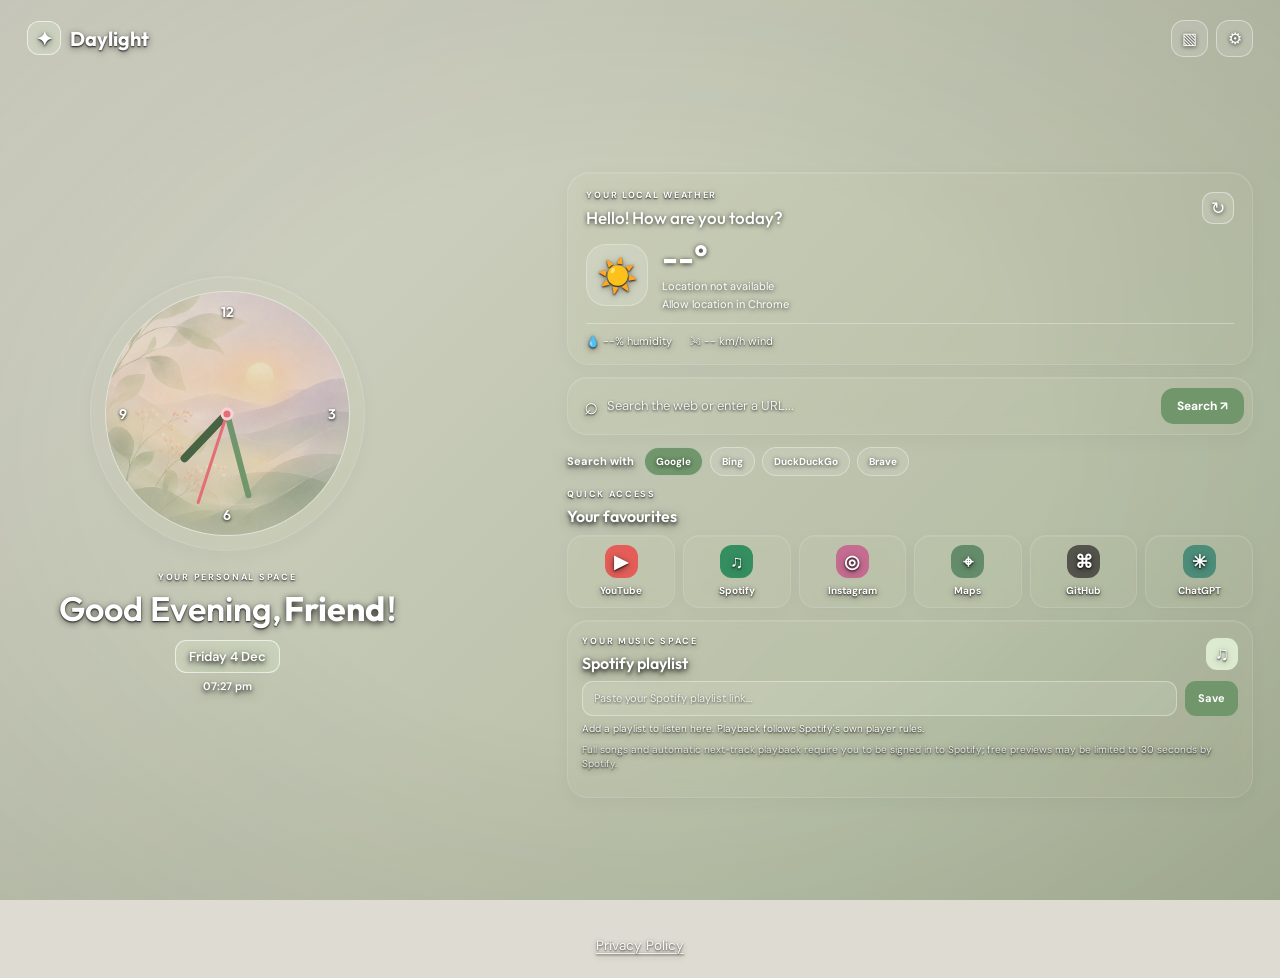
<file: index.html>
<!doctype html>
<html lang="en">
  <head>
    <meta charset="utf-8">
    <meta name="viewport" content="width=device-width, initial-scale=1">
    <meta http-equiv="refresh" content="0; url=./newtab.html">
    <title>Daylight</title>
    <script>window.location.replace(new URL("newtab.html", window.location.href).href);</script>
  </head>
  <body>
    <p>Opening Daylight… <a href="newtab.html">Continue to Daylight</a></p>
  </body>
</html>
</file>
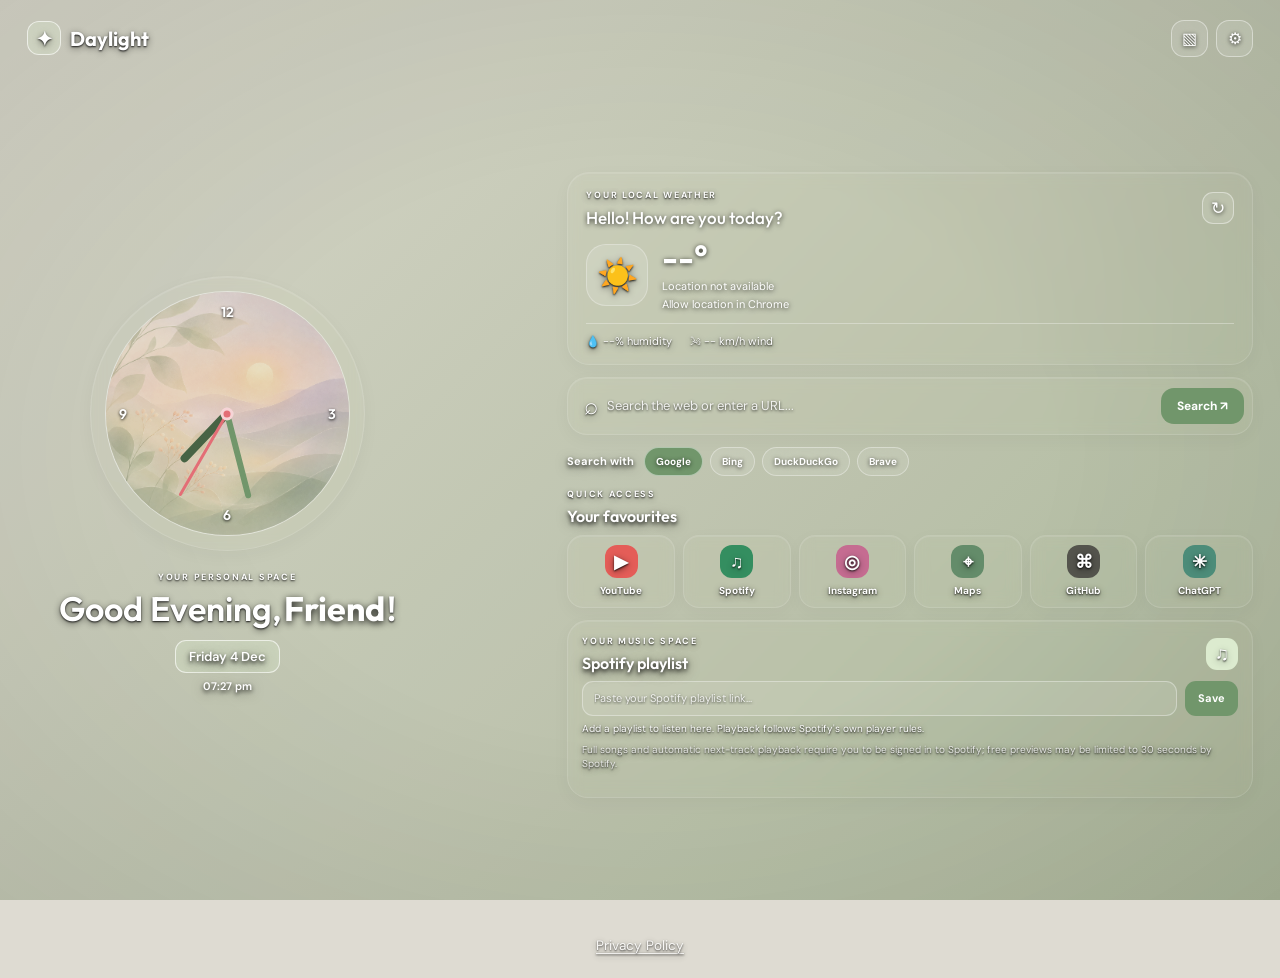
<file: newtab.html>
<!DOCTYPE html>
<html lang="en">
<head>
  <meta charset="UTF-8">
  <meta name="viewport" content="width=device-width, initial-scale=1.0">
  <title>Daylight — New Tab</title>
  <link rel="stylesheet" href="newtab.css">
</head>
<body>

  <div class="wallpaper-layer" id="wallpaperLayer"></div>
  <div class="wallpaper-shade"></div>
  <div class="ambient-bg"></div>

  <main class="dashboard">

    <header class="topbar">
      <a class="brand" href="#">
        <span class="brand-mark">✦</span>
        <span>Daylight</span>
      </a>

      <div class="top-actions">
        <button class="icon-button" id="wallpaperButton" title="Change wallpaper">▧</button>
        <input type="file" id="wallpaperInput" accept="image/*" hidden>
        <button class="icon-button" id="openSettingsTop" title="Settings">⚙</button>
      </div>
    </header>

    <section class="main-layout">

      <!-- LEFT: CLOCK AND GREETING -->
      <section class="left-panel">

        <div class="clock-card glass">
          <div class="clock-face">
            <img class="clock-art" id="clockArt" src="assets/images/clock-art.png" alt="">
            <span class="clock-number n12">12</span>
            <span class="clock-number n3">3</span>
            <span class="clock-number n6">6</span>
            <span class="clock-number n9">9</span>

            <span class="clock-hand hour-hand" id="hourHand"></span>
            <span class="clock-hand minute-hand" id="minuteHand"></span>
            <span class="clock-hand second-hand" id="secondHand"></span>
            <span class="clock-center"></span>
          </div>
        </div>

        <div class="greeting-block">
          <p class="eyebrow">YOUR PERSONAL SPACE</p>

          <h1 class="greeting-title">
            <span id="greeting">Good Evening</span><span>, </span><button
              type="button"
              id="userName"
              class="name-edit"
              title="Click to edit your name"
            >Friend</button><span>!</span>
          </h1>

          <p id="date" class="date-text"></p>
          <p id="digitalTime" class="digital-time"></p>
        </div>

      </section>

      <!-- RIGHT: WIDGETS -->
      <section class="right-panel">

        <section class="weather-card glass">
          <div class="weather-top">
            <div>
              <p class="eyebrow">YOUR LOCAL WEATHER</p>
              <h2>Hello! How are you today?</h2>
            </div>
            <button class="small-icon-button" id="refreshWeather" title="Refresh weather">↻</button>
          </div>

          <div class="weather-content">
            <div class="weather-symbol" id="weatherIcon">☀️</div>
            <div class="weather-reading">
              <div class="temperature" id="temperature">--°</div>
              <p id="weatherDescription">Getting weather...</p>
              <p id="weatherLocation" class="weather-location">Your location</p>
            </div>
          </div>

          <div class="weather-bottom">
            <span>💧 <span id="weatherHumidity">--</span>% humidity</span>
            <span>🌬 <span id="weatherWind">--</span> km/h wind</span>
          </div>
        </section>

        <!-- SEARCH -->
        <section class="search-card glass">
          <form id="searchForm" class="search-form">
            <span class="search-symbol">⌕</span>
            <input
              type="text"
              id="searchInput"
              placeholder="Search the web or enter a URL..."
              autocomplete="off"
            >
            <button type="submit" class="search-button">Search ↗</button>
          </form>
        </section>

        <!-- SEARCH ENGINES -->
        <div class="search-engines">
          <span class="engine-label">Search with</span>
          <button class="engine-chip active" data-engine="https://www.google.com/search?q=">Google</button>
          <button class="engine-chip" data-engine="https://www.bing.com/search?q=">Bing</button>
          <button class="engine-chip" data-engine="https://duckduckgo.com/?q=">DuckDuckGo</button>
          <button class="engine-chip" data-engine="https://search.brave.com/search?q=">Brave</button>
        </div>

        <!-- SHORTCUTS -->
        <section class="shortcuts-section">
          <div class="section-heading">
            <div>
              <p class="eyebrow">QUICK ACCESS</p>
              <h2>Your favourites</h2>
            </div>
          </div>

          <div class="shortcuts-grid">
            <a class="shortcut glass" href="https://www.youtube.com/" target="_blank" rel="noreferrer">
              <span class="shortcut-icon youtube">▶</span>
              <span>YouTube</span>
            </a>
            <a class="shortcut glass" href="https://open.spotify.com/" target="_blank" rel="noreferrer">
              <span class="shortcut-icon spotify">♫</span>
              <span>Spotify</span>
            </a>
            <a class="shortcut glass" href="https://www.instagram.com/" target="_blank" rel="noreferrer">
              <span class="shortcut-icon instagram">◎</span>
              <span>Instagram</span>
            </a>
            <a class="shortcut glass" href="https://maps.google.com/" target="_blank" rel="noreferrer">
              <span class="shortcut-icon maps">⌖</span>
              <span>Maps</span>
            </a>
            <a class="shortcut glass" href="https://github.com/" target="_blank" rel="noreferrer">
              <span class="shortcut-icon github">⌘</span>
              <span>GitHub</span>
            </a>
            <a class="shortcut glass" href="https://chatgpt.com/" target="_blank" rel="noreferrer">
              <span class="shortcut-icon chatgpt">✳</span>
              <span>ChatGPT</span>
            </a>
          </div>
        </section>

        <!-- SPOTIFY -->
        <section class="spotify-card glass">
          <div class="section-heading">
            <div>
              <p class="eyebrow">YOUR MUSIC SPACE</p>
              <h2>Spotify playlist</h2>
            </div>
            <span class="music-mark">♫</span>
          </div>

          <div class="spotify-input-row">
            <input id="spotifyInput" type="url" placeholder="Paste your Spotify playlist link...">
            <button id="saveSpotify" class="small-action-button">Save</button>
          </div>

          <p id="spotifyMessage" class="spotify-message">Add a playlist to listen here. Playback follows Spotify's own player rules.</p>

          <p class="spotify-note">Full songs and automatic next-track playback require you to be signed in to Spotify; free previews may be limited to 30 seconds by Spotify.</p>

          <iframe
            id="spotifyFrame"
            title="Spotify playlist"
            src=""
            width="100%"
            height="152"
            frameborder="0"
            allow="autoplay; clipboard-write; encrypted-media; fullscreen; picture-in-picture"
            loading="lazy">
          </iframe>
        </section>

      </section>
    </section>

    <footer class="site-footer">
      <a href="privacy-policy.html">Privacy Policy</a>
    </footer>
  </main>

  <!-- SETTINGS -->
  <div class="settings-overlay" id="settingsOverlay">
    <section class="settings-panel glass" role="dialog" aria-modal="true" aria-labelledby="settingsTitle">

      <div class="settings-header">
        <div>
          <p class="eyebrow">MAKE IT YOURS</p>
          <h2 id="settingsTitle">Personalize Daylight</h2>
        </div>
        <button class="icon-button" id="closeSettings" aria-label="Close settings">✕</button>
      </div>

      <div class="settings-section">
        <h3>Choose your colour</h3>

        <div class="theme-options">
          <button class="theme-option" data-theme-choice="mint">
            <span class="theme-swatch mint"></span><span>Mint Green</span>
          </button>
          <button class="theme-option" data-theme-choice="yellow">
            <span class="theme-swatch yellow"></span><span>Soft Yellow</span>
          </button>
          <button class="theme-option" data-theme-choice="peach">
            <span class="theme-swatch peach"></span><span>Peach</span>
          </button>
          <button class="theme-option" data-theme-choice="lavender">
            <span class="theme-swatch lavender"></span><span>Lavender</span>
          </button>
          <button class="theme-option" data-theme-choice="beige">
            <span class="theme-swatch beige"></span><span>Warm Beige</span>
          </button>
          <button class="theme-option" data-theme-choice="pink">
            <span class="theme-swatch pink"></span><span>Dusty Pink</span>
          </button>
          <button class="theme-option" data-theme-choice="olive">
            <span class="theme-swatch olive"></span><span>Olive</span>
          </button>
        </div>
      </div>

      <div class="settings-section">
        <h3>Custom accent colour</h3>
        <div class="custom-color-row">
          <label for="customAccent">Choose your own colour</label>
          <input type="color" id="customAccent" value="#71966b">
        </div>
        <button class="settings-action" id="resetAccent">Reset custom colour</button>
      </div>

      <div class="settings-section">
        <h3>Wallpaper</h3>
        <p class="settings-help">Auto wallpaper changes every minute. Your uploaded wallpaper always stays selected until you reset it.</p>
        <label class="wallpaper-select-label" for="wallpaperCategory">Auto wallpaper category</label>
        <select class="wallpaper-category" id="wallpaperCategory">
          <option value="nature landscape">Nature</option>
          <option value="cars automotive">Cars</option>
          <option value="motorcycles bikes">Bikes</option>
          <option value="travel landmarks">Travel</option>
          <option value="space astronomy">Space</option>
          <option value="architecture buildings">Architecture</option>
          <option value="animals wildlife">Animals</option>
        </select>
        <div class="wallpaper-actions">
          <button class="settings-action" id="refreshAutoWallpaper">Refresh now</button>
          <button class="settings-action" id="settingsWallpaper">▧ Upload custom wallpaper</button>
        </div>
        <button class="settings-action" id="resetWallpaper">↺ Reset wallpaper</button>
      </div>

      <div class="settings-section">
        <h3>Clock image</h3>
        <input type="file" id="clockImageInput" accept="image/*" hidden>
        <button class="settings-action" id="settingsClockImage">Upload clock image</button>
        <button class="settings-action" id="resetClockImage">Reset clock image</button>
      </div>

      <div class="settings-section">
        <h3>Spotify</h3>
        <button class="settings-action danger-action" id="clearSpotify">Remove saved playlist</button>
      </div>

    </section>
  </div>

  <script src="js/theme.js"></script>
  <script src="js/weather.js"></script>
  <script src="js/spotify.js"></script>
  <script src="js/app.js"></script>

</body>
</html>
</file>
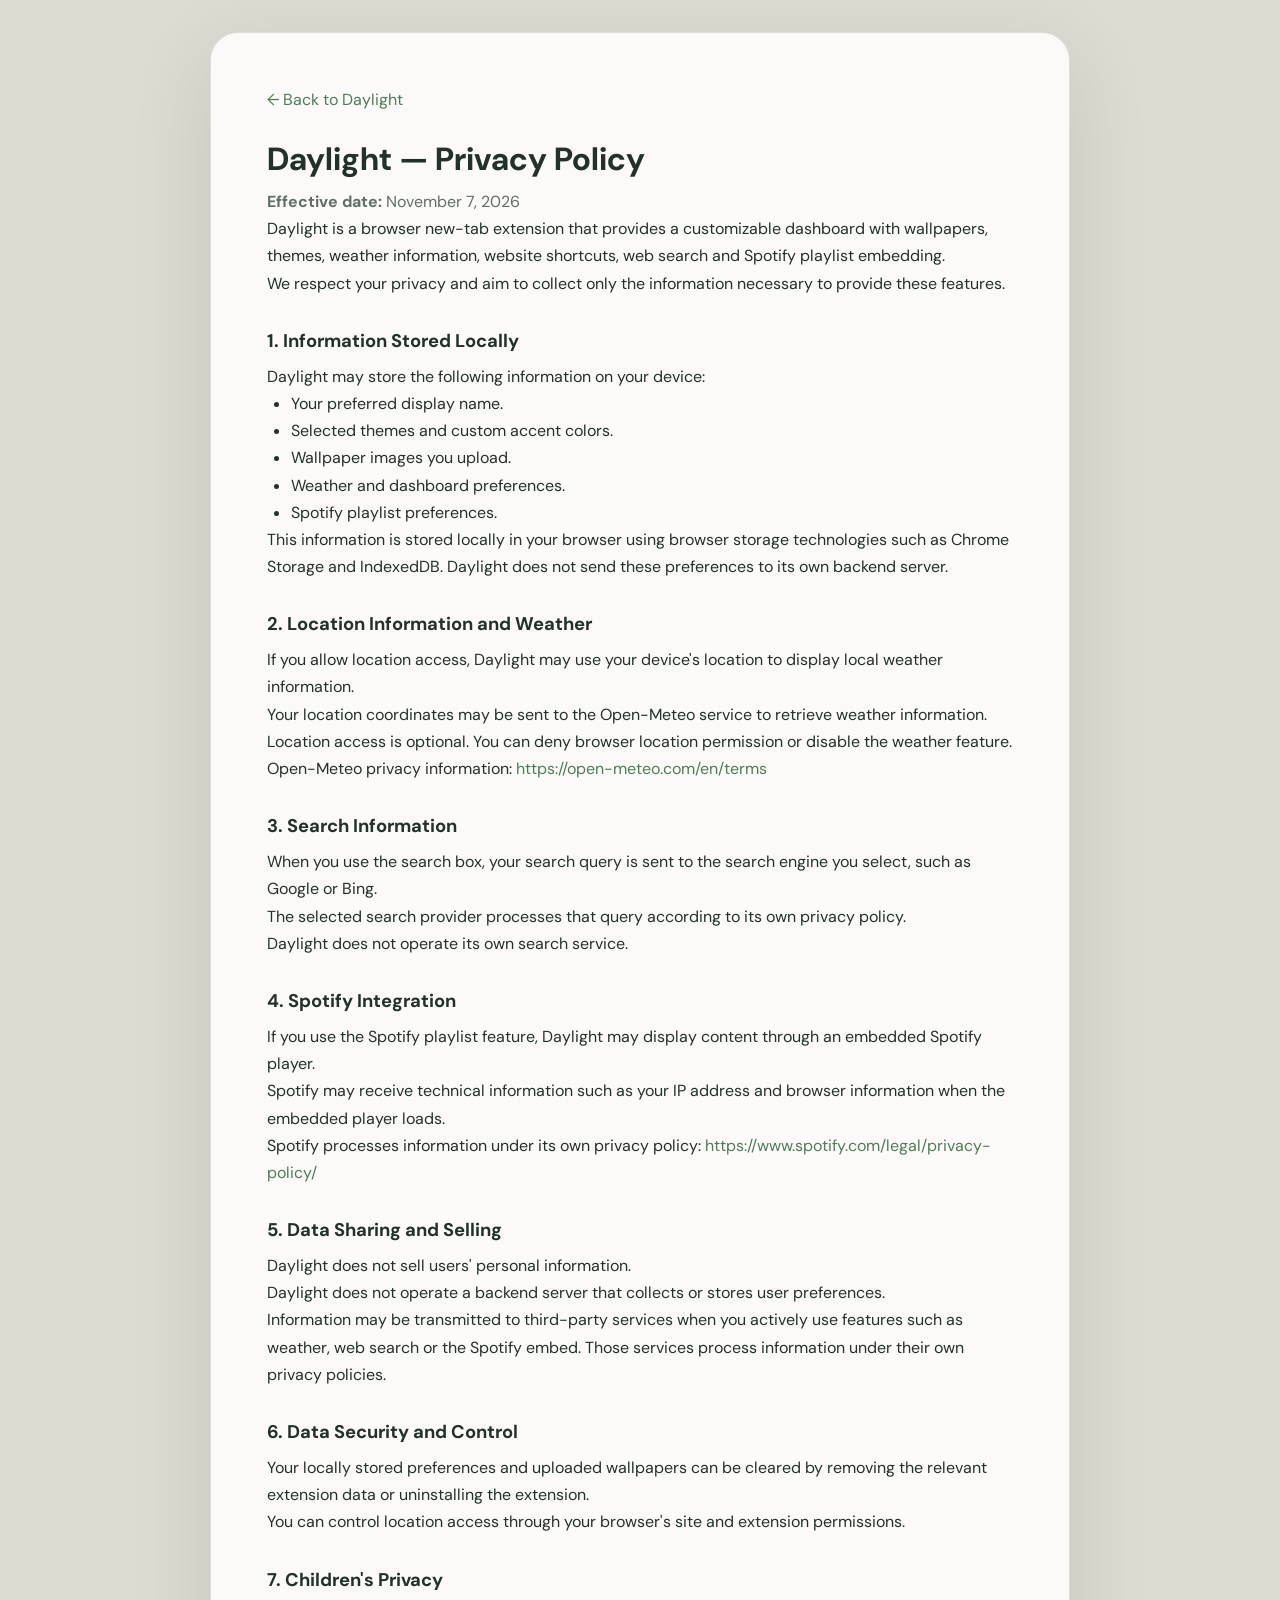
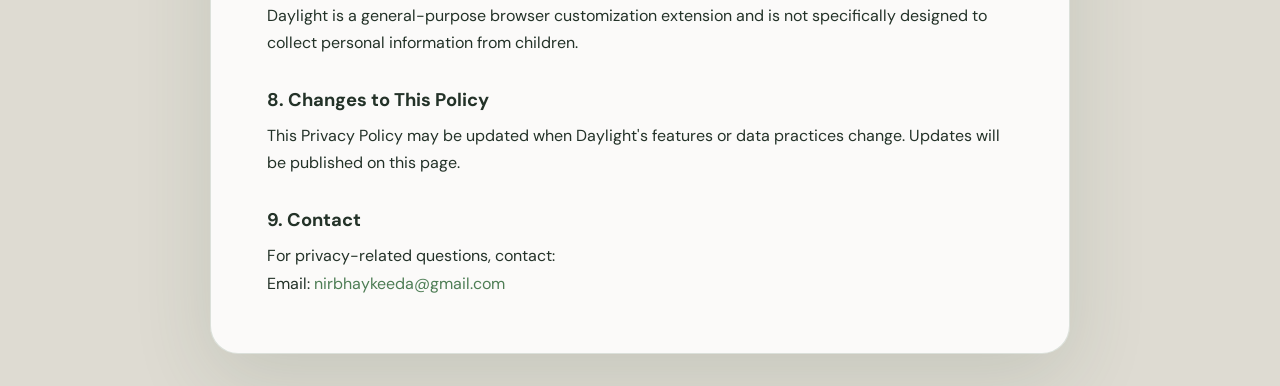
<file: privacy-policy.html>
<!DOCTYPE html>
<html lang="en">
<head>
  <meta charset="UTF-8">
  <meta name="viewport" content="width=device-width, initial-scale=1.0">
  <title>Daylight — Privacy Policy</title>
  <link rel="stylesheet" href="newtab.css">
  <style>
    body {
      min-height: 100vh;
      padding: 32px 20px;
      color: #233228;
    }

    .privacy-page {
      width: min(860px, 100%);
      margin: 0 auto;
      padding: clamp(24px, 5vw, 56px);
      background: rgba(255, 255, 255, 0.86);
      border: 1px solid rgba(75, 105, 80, 0.18);
      border-radius: 28px;
      box-shadow: 0 24px 80px rgba(52, 76, 57, 0.14);
    }

    .privacy-page h1 { margin: 0 0 8px; }
    .privacy-page h2 { margin: 32px 0 10px; font-size: 1.15rem; }
    .privacy-page p, .privacy-page li { line-height: 1.7; }
    .privacy-page a { color: #4e7d55; }
    .privacy-page ul { padding-left: 24px; }
    .privacy-back { display: inline-block; margin-bottom: 28px; color: #4e7d55; }
    .effective-date { color: #607064; }
  </style>
</head>
<body>
  <main class="privacy-page">
    <a class="privacy-back" href="newtab.html">← Back to Daylight</a>
    <h1>Daylight — Privacy Policy</h1>
    <p class="effective-date"><strong>Effective date:</strong> November 7, 2026</p>

    <p>Daylight is a browser new-tab extension that provides a customizable dashboard with wallpapers, themes, weather information, website shortcuts, web search and Spotify playlist embedding.</p>
    <p>We respect your privacy and aim to collect only the information necessary to provide these features.</p>

    <h2>1. Information Stored Locally</h2>
    <p>Daylight may store the following information on your device:</p>
    <ul>
      <li>Your preferred display name.</li>
      <li>Selected themes and custom accent colors.</li>
      <li>Wallpaper images you upload.</li>
      <li>Weather and dashboard preferences.</li>
      <li>Spotify playlist preferences.</li>
    </ul>
    <p>This information is stored locally in your browser using browser storage technologies such as Chrome Storage and IndexedDB. Daylight does not send these preferences to its own backend server.</p>

    <h2>2. Location Information and Weather</h2>
    <p>If you allow location access, Daylight may use your device's location to display local weather information.</p>
    <p>Your location coordinates may be sent to the Open-Meteo service to retrieve weather information.</p>
    <p>Location access is optional. You can deny browser location permission or disable the weather feature.</p>
    <p>Open-Meteo privacy information: <a href="https://open-meteo.com/en/terms" target="_blank" rel="noreferrer">https://open-meteo.com/en/terms</a></p>

    <h2>3. Search Information</h2>
    <p>When you use the search box, your search query is sent to the search engine you select, such as Google or Bing.</p>
    <p>The selected search provider processes that query according to its own privacy policy.</p>
    <p>Daylight does not operate its own search service.</p>

    <h2>4. Spotify Integration</h2>
    <p>If you use the Spotify playlist feature, Daylight may display content through an embedded Spotify player.</p>
    <p>Spotify may receive technical information such as your IP address and browser information when the embedded player loads.</p>
    <p>Spotify processes information under its own privacy policy: <a href="https://www.spotify.com/legal/privacy-policy/" target="_blank" rel="noreferrer">https://www.spotify.com/legal/privacy-policy/</a></p>

    <h2>5. Data Sharing and Selling</h2>
    <p>Daylight does not sell users' personal information.</p>
    <p>Daylight does not operate a backend server that collects or stores user preferences.</p>
    <p>Information may be transmitted to third-party services when you actively use features such as weather, web search or the Spotify embed. Those services process information under their own privacy policies.</p>

    <h2>6. Data Security and Control</h2>
    <p>Your locally stored preferences and uploaded wallpapers can be cleared by removing the relevant extension data or uninstalling the extension.</p>
    <p>You can control location access through your browser's site and extension permissions.</p>

    <h2>7. Children's Privacy</h2>
    <p>Daylight is a general-purpose browser customization extension and is not specifically designed to collect personal information from children.</p>

    <h2>8. Changes to This Policy</h2>
    <p>This Privacy Policy may be updated when Daylight's features or data practices change. Updates will be published on this page.</p>

    <h2>9. Contact</h2>
    <p>For privacy-related questions, contact:</p>
    <p>Email: <a href="mailto:nirbhaykeeda@gmail.com">nirbhaykeeda@gmail.com</a></p>
  </main>
</body>
</html>
</file>
<file: newtab.css>
@import url('https://fonts.googleapis.com/css2?family=DM+Sans:wght@400;500;600;700;800&family=Outfit:wght@400;500;600;700;800&display=swap');

/* DAYLIGHT — COMPACT WALLPAPER GLASS */

:root {
    --accent: #71966b;
    --accent-dark: #476344;
    --accent-soft: #dcebcf;
    --panel-tint: rgba(235, 247, 225, .25);
    --panel-border: rgba(255, 255, 255, .55);
    --text-main: #283b2b;
    --text-muted: #526b54;
    --chip-bg: rgba(240, 248, 233, .48);
    --shadow: 0 12px 32px rgba(30, 50, 30, .13);
}

[data-theme="mint"] {
    --accent: #71966b;
    --accent-dark: #476344;
    --accent-soft: #dcebcf;
    --panel-tint: rgba(220, 239, 207, .27);
    --panel-border: rgba(255, 255, 255, .62);
    --text-main: #283b2b;
    --text-muted: #526b54;
    --chip-bg: rgba(231, 244, 219, .48);
}

[data-theme="yellow"] {
    --accent: #c69a3d;
    --accent-dark: #75551c;
    --accent-soft: #f7e7b9;
    --panel-tint: rgba(255, 239, 190, .28);
    --panel-border: rgba(255, 255, 255, .65);
    --text-main: #4b3c21;
    --text-muted: #79643c;
    --chip-bg: rgba(255, 244, 207, .5);
}

[data-theme="peach"] {
    --accent: #d77e69;
    --accent-dark: #8d4c3e;
    --accent-soft: #f8d5c4;
    --panel-tint: rgba(255, 218, 198, .28);
    --panel-border: rgba(255, 255, 255, .65);
    --text-main: #52352e;
    --text-muted: #855d50;
    --chip-bg: rgba(255, 230, 216, .5);
}

[data-theme="lavender"] {
    --accent: #a17caa;
    --accent-dark: #684b70;
    --accent-soft: #ead9ed;
    --panel-tint: rgba(236, 218, 239, .28);
    --panel-border: rgba(255, 255, 255, .65);
    --text-main: #433347;
    --text-muted: #755f7a;
    --chip-bg: rgba(245, 231, 246, .5);
}

[data-theme="beige"] {
    --accent: #ad8254;
    --accent-dark: #6e4e30;
    --accent-soft: #ead9c1;
    --panel-tint: rgba(239, 222, 199, .29);
    --panel-border: rgba(255, 255, 255, .65);
    --text-main: #45372a;
    --text-muted: #78634e;
    --chip-bg: rgba(247, 235, 217, .5);
}

[data-theme="pink"] {
    --accent: #c7798a;
    --accent-dark: #814957;
    --accent-soft: #f2d3dc;
    --panel-tint: rgba(249, 219, 228, .29);
    --panel-border: rgba(255, 255, 255, .65);
    --text-main: #4b3039;
    --text-muted: #805d69;
    --chip-bg: rgba(250, 233, 238, .5);
}

[data-theme="olive"] {
    --accent: #858b4e;
    --accent-dark: #535a2d;
    --accent-soft: #e2e3c2;
    --panel-tint: rgba(228, 230, 197, .29);
    --panel-border: rgba(255, 255, 255, .65);
    --text-main: #3d4028;
    --text-muted: #6d704c;
    --chip-bg: rgba(240, 240, 216, .5);
}

* {
    box-sizing: border-box;
    margin: 0;
    padding: 0;
}

html,
body {
    width: 100%;
    min-height: 100%;
}

body {
    min-height: 100vh;
    overflow-x: hidden;
    font-family: 'DM Sans', sans-serif;
    color: var(--text-main);
    background: #dedbd2;
}

button,
input {
    font: inherit;
}

button {
    cursor: pointer;
}

a {
    color: inherit;
    text-decoration: none;
}

button:focus-visible,
input:focus-visible,
a:focus-visible {
    outline: 2px solid var(--accent);
    outline-offset: 3px;
}

/* WALLPAPER LAYERS */

.wallpaper-layer {
    position: fixed;
    inset: 0;
    z-index: 0;
    background-image: linear-gradient(135deg, #e7e5d8, #b8c3a6);
    background-size: cover;
    background-position: center;
    background-repeat: no-repeat;
}

.wallpaper-shade {
    position: fixed;
    inset: 0;
    z-index: 1;
    pointer-events: none;
    background: linear-gradient(115deg,
            rgba(15, 20, 15, .20),
            rgba(15, 20, 15, .06) 50%,
            rgba(15, 20, 15, .18));
}

.ambient-bg {
    position: fixed;
    inset: 0;
    z-index: 1;
    pointer-events: none;
    background: radial-gradient(ellipse at center,
            transparent 40%,
            rgba(20, 25, 20, .10) 100%);
}

/* APP */

.dashboard {
    position: relative;
    z-index: 2;
    width: min(1280px, calc(100% - 54px));
    min-height: 100vh;
    margin: 0 auto;
    padding: 17px 0 20px;
}

/* TOP BAR */

.topbar {
    height: 42px;
    display: flex;
    align-items: center;
    justify-content: space-between;
    margin-bottom: 13px;
}

.brand {
    display: flex;
    align-items: center;
    gap: 9px;
    color: white;
    font-family: 'Outfit', sans-serif;
    font-size: 20px;
    font-weight: 700;
    text-shadow: 0 2px 12px rgba(0, 0, 0, .3);
}

.brand-mark {
    width: 34px;
    height: 34px;
    display: grid;
    place-items: center;
    border-radius: 12px;
    color: var(--accent-dark);
    background: var(--panel-tint);
    border: 1px solid var(--panel-border);
    backdrop-filter: blur(18px);
}

.top-actions {
    display: flex;
    gap: 8px;
}

.icon-button,
.small-icon-button {
    display: grid;
    place-items: center;
    color: var(--text-main);
    background: var(--panel-tint);
    border: 1px solid var(--panel-border);
    backdrop-filter: blur(22px);
    -webkit-backdrop-filter: blur(22px);
    transition: .2s ease;
}

.icon-button {
    width: 37px;
    height: 37px;
    border-radius: 13px;
    font-size: 16px;
}

.icon-button:hover,
.small-icon-button:hover {
    transform: translateY(-2px);
    background: rgba(255, 255, 255, .58);
}

/* MAIN LAYOUT */

.main-layout {
    display: grid;
    grid-template-columns: minmax(275px, .82fr) minmax(430px, 1.18fr);
    gap: clamp(30px, 5vw, 72px);
    align-items: center;
    min-height: calc(100vh - 75px);
}

.left-panel {
    display: flex;
    flex-direction: column;
    align-items: center;
    justify-content: center;
    gap: 20px;
    padding: 8px;
}

.right-panel {
    display: flex;
    flex-direction: column;
    gap: 12px;
    min-width: 0;
}

/* GLASS */

.glass {
    background: rgba(255, 255, 255, 0.025) !important;
    border: 1px solid rgba(255, 255, 255, 0.13) !important;

    backdrop-filter: blur(7px) saturate(110%) !important;
    -webkit-backdrop-filter: blur(7px) saturate(110%) !important;

    box-shadow:
        0 5px 18px rgba(0, 0, 0, 0.035),
        inset 0 1px 0 rgba(255, 255, 255, 0.10) !important;
}

.site-footer {
    margin-top: 28px;
    padding: 12px 0 4px;
    text-align: center;
    font-size: .85rem;
}

.site-footer a {
    color: inherit;
    opacity: .78;
    text-decoration: underline;
    text-underline-offset: 3px;
}

.site-footer a:hover {
    opacity: 1;
}

/* ANALOG CLOCK */

.clock-card {
    width: min(275px, 72vw);
    aspect-ratio: 1;
    border-radius: 50%;
    display: grid;
    place-items: center;
    padding: 14px;
}

.clock-face {
    width: 100%;
    height: 100%;
    position: relative;
    border-radius: 50%;
    border: 1px solid rgba(255, 255, 255, .4);
    background: rgba(255, 255, 255, .12);
    box-shadow: inset 0 0 30px rgba(255, 255, 255, .15);
    overflow: hidden;
}

.clock-art {
    position: absolute;
    inset: 0;
    width: 100%;
    height: 100%;
    object-fit: cover;
    opacity: .78;
    filter: saturate(.88) contrast(.92);
    z-index: 0;
}

.clock-number {
    position: absolute;
    font-family: 'Outfit', sans-serif;
    font-size: 14px;
    font-weight: 600;
    color: var(--text-main);
    text-shadow: 0 1px 5px rgba(255, 255, 255, .75);
    z-index: 6;
}

.n12 {
    top: 11px;
    left: 50%;
    transform: translateX(-50%);
}

.n3 {
    right: 13px;
    top: 50%;
    transform: translateY(-50%);
}

.n6 {
    bottom: 11px;
    left: 50%;
    transform: translateX(-50%);
}

.n9 {
    left: 13px;
    top: 50%;
    transform: translateY(-50%);
}

.clock-hand {
    position: absolute;
    left: 50%;
    bottom: 50%;
    transform-origin: 50% 100%;
    border-radius: 20px;
    transform: translateX(-50%) rotate(0deg);
    z-index: 4;
}

.hour-hand {
    width: 8px;
    height: 27%;
    background: var(--accent-dark);
    z-index: 7;
}

.minute-hand {
    width: 6px;
    height: 36%;
    background: var(--accent);
    z-index: 8;
}

.second-hand {
    width: 3px;
    height: 39%;
    background: #e36e76;
    z-index: 9;
}

.clock-center {
    position: absolute;
    width: 13px;
    height: 13px;
    left: 50%;
    top: 50%;
    transform: translate(-50%, -50%);
    border-radius: 50%;
    background: #e36e76;
    border: 3px solid rgba(255, 255, 255, .7);
    z-index: 10;
}

/* GREETING AND EDITABLE NAME */

.greeting-block {
    width: 100%;
    text-align: center;
}

.eyebrow {
    font-size: 9px;
    font-weight: 800;
    letter-spacing: 1.7px;
    color: var(--text-muted);
    opacity: .95;
    margin-bottom: 6px;
}

.greeting-title {
    display: flex;
    justify-content: center;
    align-items: baseline;
    flex-wrap: wrap;
    gap: 0;
    font-family: 'Outfit', sans-serif;
    font-size: clamp(24px, 2.8vw, 34px);
    line-height: 1.2;
    font-weight: 600;
    color: white;
    text-shadow: 0 3px 16px rgba(0, 0, 0, .35);
}

.name-edit {
    max-width: 180px;
    padding: 0 2px;
    border: 0;
    border-bottom: 1px dashed transparent;
    background: transparent;
    color: inherit;
    font: inherit;
    font-weight: 700;
    text-shadow: inherit;
    cursor: text;
}

.name-edit:hover {
    border-bottom-color: rgba(255, 255, 255, .7);
}

.name-edit:focus {
    outline: none;
    border-bottom: 2px solid white;
}

.name-edit.editing {
    border-bottom: 2px solid white;
    cursor: text;
}

.date-text {
    display: inline-block;
    margin-top: 9px;
    padding: 7px 13px;
    border-radius: 11px;
    background: var(--panel-tint);
    border: 1px solid var(--panel-border);
    color: white;
    font-size: 13px;
    font-weight: 600;
    backdrop-filter: blur(18px);
}

.digital-time {
    margin-top: 6px;
    color: white;
    font-size: 11px;
    font-weight: 600;
    text-shadow: 0 2px 10px rgba(0, 0, 0, .3);
}

/* WEATHER */

.weather-card {
    padding: 16px 18px;
    border-radius: 22px;
}

.weather-top {
    display: flex;
    justify-content: space-between;
    align-items: center;
    gap: 12px;
}

.weather-top h2 {
    font-family: 'Outfit', sans-serif;
    font-size: 17px;
    font-weight: 500;
}

.small-icon-button {
    width: 32px;
    height: 32px;
    border-radius: 11px;
    font-size: 17px;
}

.weather-content {
    display: flex;
    align-items: center;
    gap: 14px;
    margin-top: 12px;
}

.weather-symbol {
    width: 62px;
    height: 62px;
    display: grid;
    place-items: center;
    border-radius: 20px;
    background: rgba(255, 255, 255, 0.07) !important;
    font-size: 33px;
}

.temperature {
    font-family: 'Outfit', sans-serif;
    font-size: 35px;
    line-height: 1;
    font-weight: 600;
}

#weatherDescription,
#weatherLocation {
    margin-top: 4px;
    font-size: 11px;
    color: var(--text-muted);
}

.weather-bottom {
    display: flex;
    flex-wrap: wrap;
    gap: 8px 18px;
    margin-top: 12px;
    padding-top: 10px;
    border-top: 1px solid rgba(255, 255, 255, .32);
    color: var(--text-muted);
    font-size: 11px;
}

/* SEARCH */

.search-card {
    padding: 8px;
    border-radius: 20px;
}

.search-form {
    display: flex;
    align-items: center;
    gap: 9px;
}

.search-symbol {
    padding-left: 8px;
    font-size: 24px;
    color: var(--accent);
}

.search-form input {
    flex: 1;
    min-width: 0;
    height: 40px;
    border: 0;
    outline: 0;
    background: transparent;
    color: var(--text-main);
    font-size: 13px;
}

.search-form input::placeholder {
    color: var(--text-muted);
}

.search-button,
.small-action-button {
    border: 0;
    border-radius: 13px;
    background: var(--accent);
    color: white;
    font-weight: 700;
    transition: .2s ease;
}

.search-button {
    padding: 10px 16px;
    font-size: 12px;
}

.search-button:hover,
.small-action-button:hover {
    background: var(--accent-dark);
    transform: translateY(-2px);
}

/* SEARCH ENGINE CHIPS */

.search-engines {
    display: flex;
    flex-wrap: wrap;
    align-items: center;
    gap: 7px;
}

.engine-label {
    color: white;
    font-size: 11px;
    font-weight: 700;
    margin-right: 3px;
    text-shadow: 0 2px 10px rgba(0, 0, 0, .3);
}

.engine-chip {
    padding: 7px 11px;
    border-radius: 25px;
    border: 1px solid var(--panel-border);
    background: var(--chip-bg);
    color: var(--text-main);
    backdrop-filter: blur(16px);
    -webkit-backdrop-filter: blur(16px);
    font-size: 10px;
    font-weight: 700;
    transition: .2s ease;
}

.engine-chip:hover,
.engine-chip.active {
    background: var(--accent);
    color: white;
    border-color: transparent;
}

/* SHORTCUTS */

.section-heading {
    display: flex;
    justify-content: space-between;
    align-items: center;
    margin-bottom: 9px;
}

.section-heading h2 {
    font-family: 'Outfit', sans-serif;
    font-size: 16px;
    font-weight: 600;
    color: white;
    text-shadow: 0 2px 10px rgba(0, 0, 0, .3);
}

.shortcuts-grid {
    display: grid;
    grid-template-columns: repeat(6, minmax(0, 1fr));
    gap: 8px;
}

.shortcut {
    min-width: 0;
    min-height: 73px;
    padding: 8px 3px;
    display: flex;
    flex-direction: column;
    justify-content: center;
    align-items: center;
    gap: 6px;
    border-radius: 16px;
    color: var(--text-main);
    font-size: 10px;
    font-weight: 700;
    transition: .2s ease;
}

.shortcut:hover {
    transform: translateY(-3px);
    background: rgba(255, 255, 255, .43);
}

.shortcut-icon {
    width: 33px;
    height: 33px;
    display: grid;
    place-items: center;
    border-radius: 12px;
    color: white;
    font-size: 18px;
    font-weight: 700;
}

.youtube {
    background: #e45d58;
}

.spotify {
    background: #348e60;
}

.instagram {
    background: #c56c91;
}

.maps {
    background: #648c6a;
}

.github {
    background: #54544d;
}

.chatgpt {
    background: #4c8c79;
}

/* SPOTIFY */

.spotify-card {
    padding: 14px;
    border-radius: 21px;
}

.music-mark {
    width: 32px;
    height: 32px;
    display: grid;
    place-items: center;
    border-radius: 11px;
    background: var(--accent-soft);
    color: var(--accent-dark);
    font-size: 19px;
}

.spotify-card .section-heading {
    margin-bottom: 8px;
}

.spotify-input-row {
    display: flex;
    gap: 8px;
}

.spotify-input-row input,
#spotifyInput {
    flex: 1;
    min-width: 0;
    height: 35px;
    padding: 0 11px;
    border-radius: 11px;
    border: 1px solid var(--panel-border);
    outline: none;
    color: var(--text-main);
    background: rgba(255, 255, 255, .25);
    font-size: 11px;
}

.spotify-input-row input::placeholder {
    color: var(--text-muted);
}

.small-action-button {
    padding: 0 13px;
    border-radius: 11px;
    font-size: 11px;
}

.spotify-message {
    margin: 6px 0;
    color: var(--text-muted);
    font-size: 10px;
}

.spotify-note {
    margin: 8px 0 12px;
    color: var(--text-muted);
    font-size: 10px;
    line-height: 1.4;
}

#spotifyFrame {
    display: none;
    width: 100%;
    height: auto !important;
    border: 0;
    padding-top: 20px;
    border-radius: 11px;
}

/* SETTINGS OVERLAY */

.settings-overlay {
    position: fixed;
    inset: 0;
    z-index: 50;
    display: none;
    align-items: center;
    justify-content: center;
    padding: 15px;
    background: rgba(20, 25, 20, .35);
    backdrop-filter: blur(8px);
    -webkit-backdrop-filter: blur(8px);
}

.settings-overlay.active {
    display: flex;
}

.settings-panel {
    width: min(450px, 100%);
    max-height: 90vh;
    overflow-y: auto;
    padding: 22px;
    border-radius: 25px;
    background: rgba(247, 248, 240, .91);
    border: 1px solid rgba(255, 255, 255, .75);
    backdrop-filter: blur(32px) saturate(150%);
    -webkit-backdrop-filter: blur(32px) saturate(150%);
    box-shadow: 0 25px 70px rgba(0, 0, 0, .22);
    animation: settingsIn .22s ease;
}

@keyframes settingsIn {
    from {
        opacity: 0;
        transform: translateY(10px) scale(.98);
    }

    to {
        opacity: 1;
        transform: translateY(0) scale(1);
    }
}

.settings-header {
    display: flex;
    align-items: center;
    justify-content: space-between;
    margin-bottom: 19px;
}

.settings-header h2 {
    font-family: 'Outfit', sans-serif;
    font-size: 21px;
}

.settings-section {
    margin-bottom: 18px;
}

.settings-section h3 {
    margin-bottom: 10px;
    font-size: 12px;
    color: var(--text-muted);
}

.theme-options {
    display: grid;
    grid-template-columns: repeat(4, 1fr);
    gap: 8px;
}

.theme-option {
    min-height: 66px;
    display: flex;
    flex-direction: column;
    justify-content: center;
    align-items: center;
    gap: 6px;
    border-radius: 13px;
    border: 1px solid rgba(80, 70, 50, .12);
    background: rgba(255, 255, 255, .48);
    color: #423b32;
    font-size: 10px;
    font-weight: 700;
    transition: .2s ease;
}

.theme-option:hover {
    transform: translateY(-2px);
    background: white;
}

.theme-option.active {
    border: 2px solid var(--accent);
    background: white;
}

.theme-swatch {
    width: 25px;
    height: 25px;
    border-radius: 50%;
    box-shadow: 0 3px 8px rgba(0, 0, 0, .12);
}

.theme-swatch.mint {
    background: linear-gradient(135deg, #dcebcf, #71966b);
}

.theme-swatch.yellow {
    background: linear-gradient(135deg, #f7e7b9, #c69a3d);
}

.theme-swatch.peach {
    background: linear-gradient(135deg, #f8d5c4, #d77e69);
}

.theme-swatch.lavender {
    background: linear-gradient(135deg, #ead9ed, #a17caa);
}

.theme-swatch.beige {
    background: linear-gradient(135deg, #ead9c1, #ad8254);
}

.theme-swatch.pink {
    background: linear-gradient(135deg, #f2d3dc, #c7798a);
}

.theme-swatch.olive {
    background: linear-gradient(135deg, #e2e3c2, #858b4e);
}

.custom-color-row {
    display: flex;
    align-items: center;
    justify-content: space-between;
    gap: 12px;
    padding: 10px 12px;
    border-radius: 12px;
    background: rgba(255, 255, 255, .45);
    color: #423b32;
    font-size: 12px;
    font-weight: 600;
}

#customAccent {
    width: 42px;
    height: 32px;
    padding: 2px;
    border: 0;
    background: transparent;
    cursor: pointer;
}

.settings-action {
    width: 100%;
    min-height: 38px;
    margin-top: 7px;
    padding: 0 12px;
    border-radius: 11px;
    border: 1px solid rgba(80, 70, 50, .12);
    background: rgba(255, 255, 255, .5);
    color: #423b32;
    font-size: 12px;
    font-weight: 600;
    transition: .2s ease;
}

.settings-action:hover {
    background: white;
    transform: translateY(-1px);
}

.danger-action {
    color: #a34e4e;
}

/* SMALL SCREEN */

@media (max-width:900px) {
    .dashboard {
        width: calc(100% - 32px);
    }

    .main-layout {
        grid-template-columns: minmax(230px, .8fr) minmax(360px, 1.2fr);
        gap: 24px;
    }

    .clock-card {
        width: min(235px, 100%);
    }

    .shortcuts-grid {
        grid-template-columns: repeat(3, 1fr);
    }
}

@media (max-width:680px) {
    .dashboard {
        width: calc(100% - 24px);
        padding-top: 12px;
    }

    .topbar {
        margin-bottom: 12px;
    }

    .main-layout {
        grid-template-columns: 1fr;
        gap: 18px;
    }

    .left-panel {
        gap: 13px;
    }

    .clock-card {
        width: min(190px, 55vw);
    }

    .greeting-title {
        font-size: 26px;
    }

    .right-panel {
        gap: 11px;
    }

    .shortcuts-grid {
        grid-template-columns: repeat(3, 1fr);
    }

    .search-engines {
        gap: 6px;
    }
}

@media (max-height:760px) and (min-width:681px) {
    .dashboard {
        padding-top: 10px;
        padding-bottom: 10px;
    }

    .topbar {
        margin-bottom: 4px;
    }

    .main-layout {
        min-height: calc(100vh - 56px);
        gap: 30px;
    }

    .left-panel {
        gap: 12px;
    }

    .clock-card {
        width: min(220px, 25vw);
    }

    .right-panel {
        gap: 8px;
    }

    .weather-card {
        padding: 11px 15px;
    }

    .weather-content {
        margin-top: 8px;
    }

    .weather-symbol {
        width: 48px;
        height: 48px;
        font-size: 27px;
    }

    .temperature {
        font-size: 29px;
    }

    .weather-bottom {
        margin-top: 7px;
        padding-top: 7px;
    }

    .shortcut {
        min-height: 62px;
    }

    .shortcut-icon {
        width: 29px;
        height: 29px;
    }

    .spotify-card {
        padding: 10px 13px;
    }

    #spotifyFrame {
        height: 70px;
    }
}

@media (prefers-reduced-motion:reduce) {

    *,
    *::before,
    *::after {
        animation-duration: .01ms !important;
        transition-duration: .01ms !important;
    }
}


/* =========================================
   DAYLIGHT — FINAL POSITION + NAME FIX
========================================= */

/* Shift clock and greeting slightly left */
@media (min-width: 901px) {
  .left-panel {
    transform: translateX(-38px);
  }
}

/* Editable name input */
.name-edit-input {
  width: 170px;
  max-width: 45vw;
  padding: 2px 5px;
  border: none;
  border-bottom: 2px solid white;
  outline: none;
  border-radius: 0;
  background: rgba(255,255,255,.15);
  color: white;
  text-align: center;
  font-family: 'Outfit', sans-serif;
  font-size: inherit;
  font-weight: 700;
  text-shadow: 0 3px 16px rgba(0,0,0,.35);
  box-shadow: none;
}

.name-edit-input::placeholder {
  color: rgba(255,255,255,.7);
}

/* Keep buttons above visual layers */
.topbar,
.top-actions,
.icon-button {
  position: relative;
  z-index: 5;
}

/* Ensure settings panel is always clickable */
.settings-overlay {
  z-index: 1000;
}

.settings-panel {
  pointer-events: auto;
}

@media (max-width: 900px) {
  .left-panel {
    transform: none;
  }
}



/* =========================================
   DAYLIGHT — ULTRA TRANSPARENT GLASS
   Wallpaper-first design + readable text
========================================= */

/* 1. Make wallpaper more visible */
.wallpaper-shade {
    background: rgba(10, 15, 10, 0.07) !important;
}

.ambient-bg {
    background: radial-gradient(
        ellipse at center,
        transparent 45%,
        rgba(0, 0, 0, 0.08) 100%
    ) !important;
}

/* 2. All dashboard cards: very transparent */
.glass {
    background: rgba(255, 255, 255, 0.025) !important;
    border: 1px solid rgba(255, 255, 255, 0.13) !important;

    backdrop-filter: blur(7px) saturate(110%) !important;
    -webkit-backdrop-filter: blur(7px) saturate(110%) !important;

    box-shadow:
        0 5px 18px rgba(0, 0, 0, 0.035),
        inset 0 1px 0 rgba(255, 255, 255, 0.10) !important;
}

/* 3. Clock should also show wallpaper through it */
.clock-face {
    background: rgba(255, 255, 255, 0.045) !important;
    border-color: rgba(255, 255, 255, 0.45) !important;
    box-shadow: inset 0 0 25px rgba(255, 255, 255, 0.08) !important;
}

.clock-card {
    background: rgba(255, 255, 255, 0.055) !important;
    border-color: rgba(255, 255, 255, 0.38) !important;
}

/* 4. Universal readable text on wallpapers */
.dashboard,
.dashboard p,
.dashboard h1,
.dashboard h2,
.dashboard h3,
.dashboard span,
.dashboard a,
.dashboard label {
    color: #ffffff;
    text-shadow:
        0 1px 2px rgba(0, 0, 0, 0.85),
        0 2px 7px rgba(0, 0, 0, 0.48);
}

/* Brand and greeting */
.brand,
.greeting-title,
.date-text,
.digital-time,
.section-heading h2,
.engine-label {
    color: #ffffff !important;
    text-shadow:
        0 2px 4px rgba(0, 0, 0, 0.85),
        0 3px 12px rgba(0, 0, 0, 0.55) !important;
}

/* 5. Clock numbers and hands remain clear */
.clock-number {
    color: #ffffff !important;
    text-shadow:
        0 1px 3px rgba(0, 0, 0, 0.9) !important;
}

/* 6. Weather text */
.weather-top h2,
.temperature,
#weatherDescription,
#weatherLocation,
.weather-bottom {
    color: #ffffff !important;
    text-shadow: 0 1px 5px rgba(0, 0, 0, 0.8) !important;
}

.weather-symbol {
    background: rgba(255, 255, 255, 0.13) !important;
    border: 1px solid rgba(255, 255, 255, 0.28);
}

/* 7. Search box */
.search-card {
    background: rgba(255, 255, 255, 0.075) !important;
}

.search-form input {
    color: #ffffff !important;
    text-shadow: 0 1px 3px rgba(0, 0, 0, 0.8);
}

.search-form input::placeholder {
    color: rgba(255, 255, 255, 0.88) !important;
    text-shadow: 0 1px 3px rgba(0, 0, 0, 0.8);
}

/* 8. Search engine chips */
.engine-chip {
    background: rgba(255, 255, 255, 0.10) !important;
    border: 1px solid rgba(255, 255, 255, 0.35) !important;
    color: #ffffff !important;
    text-shadow: 0 1px 4px rgba(0, 0, 0, 0.75);
}

.engine-chip.active {
    background: var(--accent) !important;
    border-color: rgba(255, 255, 255, 0.45) !important;
}

/* 9. Shortcut cards */
.shortcut {
    background: rgba(255, 255, 255, 0.065) !important;
    border: 1px solid rgba(255, 255, 255, 0.32) !important;
    color: #ffffff !important;
    text-shadow: 0 1px 4px rgba(0, 0, 0, 0.85);
}

.shortcut:hover {
    background: rgba(255, 255, 255, 0.17) !important;
}

/* 10. Spotify card */
.spotify-card {
    background: rgba(255, 255, 255, 0.075) !important;
}

.spotify-input-row input,
#spotifyInput {
    background: rgba(255, 255, 255, 0.10) !important;
    border: 1px solid rgba(255, 255, 255, 0.35) !important;
    color: #ffffff !important;
    text-shadow: 0 1px 3px rgba(0, 0, 0, 0.7);
}

.spotify-input-row input::placeholder,
#spotifyInput::placeholder {
    color: rgba(255, 255, 255, 0.85) !important;
}

.spotify-message {
    color: #ffffff !important;
    text-shadow: 0 1px 4px rgba(0, 0, 0, 0.8);
}

.spotify-note {
    color: rgba(255, 255, 255, 0.82) !important;
    text-shadow: 0 1px 4px rgba(0, 0, 0, 0.8);
}

/* 11. Top buttons */
.icon-button,
.small-icon-button {
    background: rgba(255, 255, 255, 0.12) !important;
    border: 1px solid rgba(255, 255, 255, 0.42) !important;
    color: #ffffff !important;
    text-shadow: 0 1px 4px rgba(0, 0, 0, 0.8);
}

/* 12. Name editing */
.name-edit,
.name-edit-input {
    color: #ffffff !important;
    text-shadow: 0 2px 7px rgba(0, 0, 0, 0.9) !important;
}

/* 13. Keep settings panel readable */
.settings-panel {
    background: rgba(248, 248, 241, 0.96) !important;
    border: 1px solid rgba(255, 255, 255, 0.8) !important;
}

.settings-panel,
.settings-panel * {
    color: #383c31;
    text-shadow: none !important;
}

.settings-panel .theme-option,
.settings-panel .settings-action,
.settings-panel .custom-color-row {
    background: rgba(255, 255, 255, 0.65);
}

/* AUTO WALLPAPER CONTROLS */
.settings-help {
    margin: -4px 0 14px;
    color: var(--muted-text, rgba(30, 40, 30, .7));
    font-size: .78rem;
    line-height: 1.45;
}

.wallpaper-select-label {
    display: block;
    margin-bottom: 7px;
    font-size: .78rem;
    font-weight: 700;
}

.wallpaper-category {
    width: 100%;
    border: 1px solid rgba(40, 50, 35, .12);
    border-radius: 12px;
    padding: 10px 12px;
    color: inherit;
    background: rgba(255, 255, 255, .65);
    font: inherit;
    cursor: pointer;
}

.wallpaper-actions {
    display: grid;
    grid-template-columns: 1fr 1fr;
    gap: 8px;
}

/* 14. Search and action buttons stay visible */
.search-button,
.small-action-button {
    color: #ffffff !important;
    text-shadow: none !important;
    background: var(--accent) !important;
}

/* 15. Smooth hover */
.glass {
    background: rgba(255, 255, 255, 0.025) !important;
    border: 1px solid rgba(255, 255, 255, 0.13) !important;

    backdrop-filter: blur(7px) saturate(110%) !important;
    -webkit-backdrop-filter: blur(7px) saturate(110%) !important;

    box-shadow:
        0 5px 18px rgba(0, 0, 0, 0.035),
        inset 0 1px 0 rgba(255, 255, 255, 0.10) !important;
}
</file>
